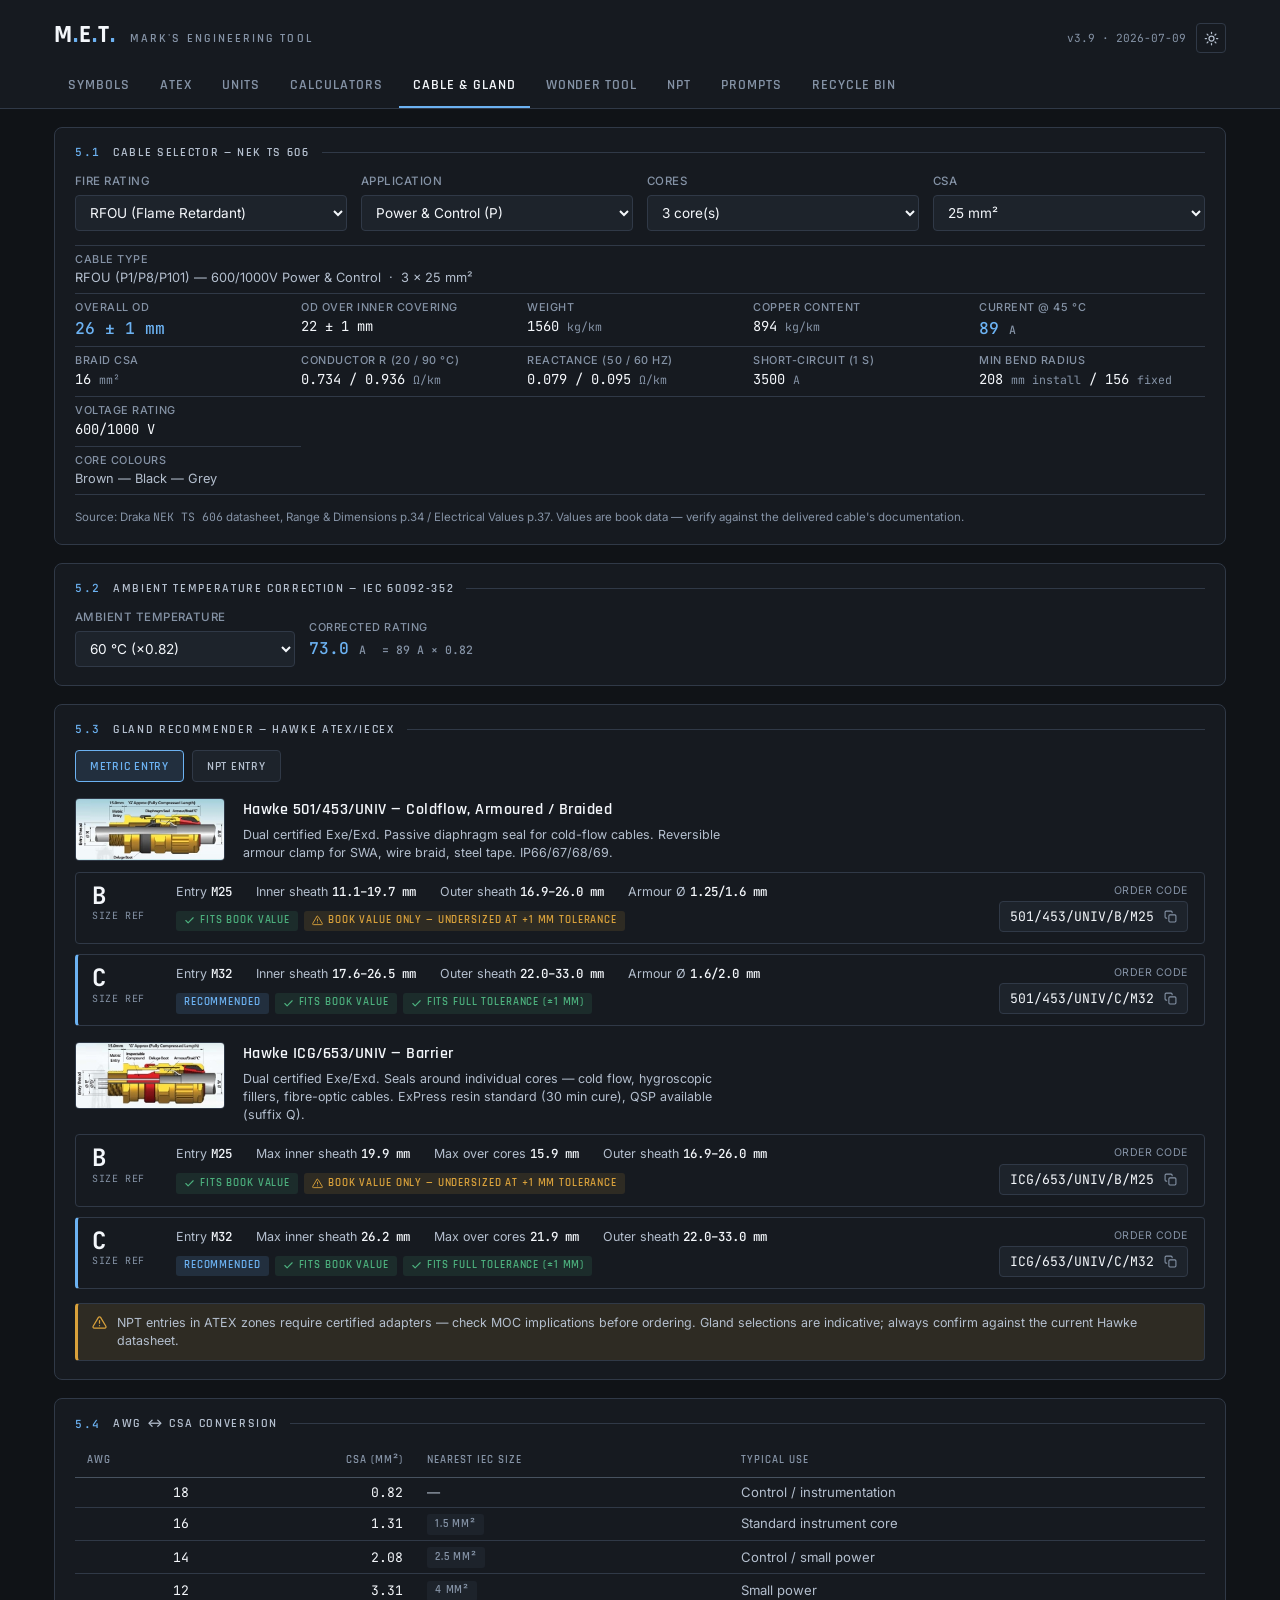
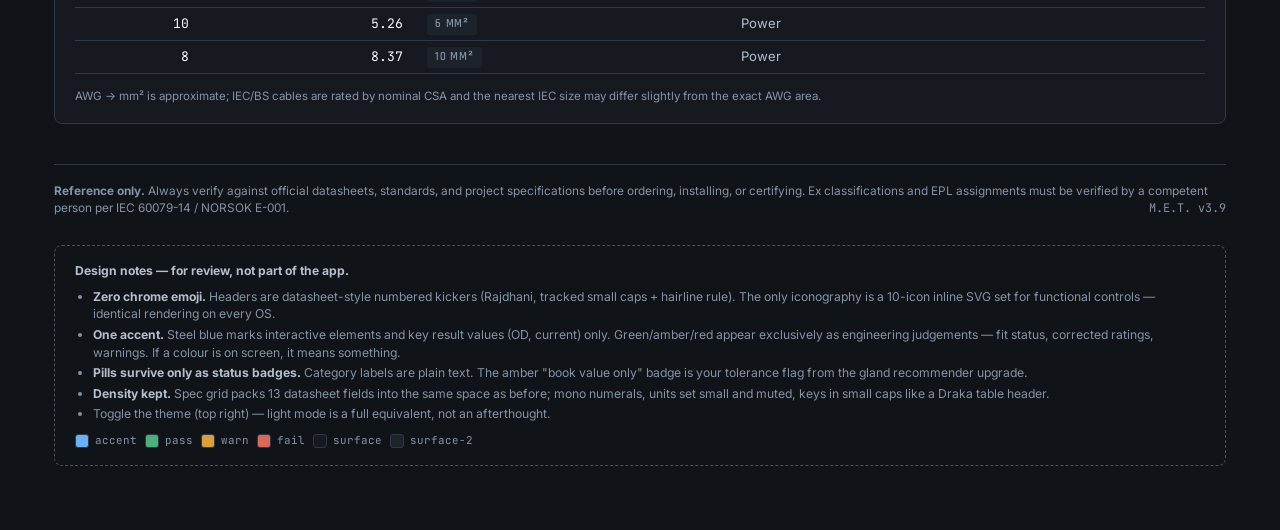
<file: design-preview.html>
<!DOCTYPE html>
<html lang="en">
<head>
<meta charset="UTF-8">
<meta name="viewport" content="width=device-width, initial-scale=1.0">
<title>M.E.T. — Design Preview — Cable &amp; Gland</title>
<style>
@import url('https://fonts.googleapis.com/css2?family=JetBrains+Mono:wght@400;500;700&family=Rajdhani:wght@500;600;700&family=Inter:wght@400;500;600&display=swap');

/* ══════════════════════════════════════════════════════════
   DESIGN TOKENS — "the datasheet, electrified"
   ══════════════════════════════════════════════════════════ */
:root {
  --bg:        #101317;
  --surface:   #161A20;
  --surface2:  #1D232B;
  --border:    #303947;
  --border2:   #47525F;

  --text:      #F4F7FB;
  --text2:     #B4BFCE;
  --text3:     #8593A6;

  --accent:       #6CB2F2;
  --accent-hover: #8FC5F8;
  --accent-ink:   #0F1216;   /* text on accent-filled surfaces */
  --accent-tint:  rgba(108,178,242,0.14);

  --pass:      #4CAF7D;
  --pass-tint: rgba(76,175,125,0.12);
  --warn:      #D9A13B;
  --warn-tint: rgba(217,161,59,0.12);
  --fail:      #D96A5B;
  --fail-tint: rgba(217,106,91,0.12);

  --body: 'Inter', system-ui, sans-serif;
  --head: 'Rajdhani', var(--body);
  --mono: 'JetBrains Mono', ui-monospace, monospace;

  --r-ctl: 4px;
  --r-card: 8px;
}
html[data-theme="light"] {
  --bg:        #F5F7FA;
  --surface:   #FFFFFF;
  --surface2:  #EDF1F5;
  --border:    #D5DCE4;
  --border2:   #B9C3CF;
  --text:      #1A2330;
  --text2:     #4A5568;
  --text3:     #7A8698;
  --accent:       #2E7CC0;
  --accent-hover: #1F659F;
  --accent-ink:   #FFFFFF;
  --accent-tint:  rgba(46,124,192,0.10);
  --pass:      #24774E;
  --pass-tint: rgba(36,119,78,0.10);
  --warn:      #96690F;
  --warn-tint: rgba(150,105,15,0.10);
  --fail:      #B33F31;
  --fail-tint: rgba(179,63,49,0.10);
}

* { box-sizing: border-box; margin: 0; padding: 0; }
body {
  background: var(--bg);
  color: var(--text);
  font-family: var(--body);
  font-size: 0.875rem;
  line-height: 1.45;
  padding-bottom: 64px;
}
.wrap { max-width: 1220px; margin: 0 auto; padding: 0 24px; }

/* ── App header ─────────────────────────────────────────── */
header.app {
  border-bottom: 1px solid var(--border);
  background: var(--surface);
}
.masthead {
  display: flex; align-items: baseline; gap: 14px;
  padding: 18px 0 0;
}
.brand {
  font-family: var(--head); font-weight: 700; font-size: 1.55rem;
  letter-spacing: 0.04em; color: var(--text);
}
.brand .dot { color: var(--accent); }
.wordmark {
  font-family: var(--head); font-weight: 600; font-size: 0.72rem;
  letter-spacing: 0.18em; text-transform: uppercase; color: var(--text3);
}
.mast-right { margin-left: auto; display: flex; align-items: center; gap: 10px; }
.ver {
  font-family: var(--mono); font-size: 0.7rem; color: var(--text3);
}
.iconbtn {
  display: inline-flex; align-items: center; justify-content: center;
  width: 30px; height: 30px; border-radius: var(--r-ctl);
  background: transparent; border: 1px solid var(--border);
  color: var(--text2); cursor: pointer;
}
.iconbtn:hover { color: var(--text); border-color: var(--border2); }
.iconbtn svg { width: 15px; height: 15px; }

/* ── Nav: typography-only tabs ──────────────────────────── */
nav.tabs {
  display: flex; gap: 2px; overflow-x: auto;
  margin-top: 14px;
}
nav.tabs a {
  font-family: var(--head); font-weight: 600; font-size: 0.86rem;
  letter-spacing: 0.07em; text-transform: uppercase;
  color: var(--text3); text-decoration: none;
  padding: 8px 14px 10px;
  border-bottom: 2px solid transparent;
  white-space: nowrap;
}
nav.tabs a:hover { color: var(--text2); }
nav.tabs a.active { color: var(--text); border-bottom-color: var(--accent); }

/* ── Section kicker (datasheet clause heading) ──────────── */
.kicker {
  display: flex; align-items: center; gap: 12px;
  font-family: var(--head); font-weight: 600; font-size: 0.74rem;
  letter-spacing: 0.14em; text-transform: uppercase; color: var(--text2);
  margin: 0 0 12px;
}
.kicker .n { color: var(--accent); font-family: var(--mono); font-size: 0.7rem; font-weight: 500; }
.kicker::after { content: ''; flex: 1; height: 1px; background: var(--border); }

/* ── Cards ──────────────────────────────────────────────── */
.card {
  background: var(--surface);
  border: 1px solid var(--border);
  border-radius: var(--r-card);
  padding: 16px 20px 18px;
  margin-top: 18px;
}

/* ── Form controls ──────────────────────────────────────── */
.fields { display: grid; grid-template-columns: repeat(4, 1fr); gap: 14px; }
@media (max-width: 760px) { .fields { grid-template-columns: repeat(2, 1fr); } }
@media (max-width: 430px) { .fields { grid-template-columns: 1fr; } }
label.fl {
  display: block;
  font-size: 0.72rem; font-weight: 500; letter-spacing: 0.04em;
  color: var(--text3); text-transform: uppercase;
  margin-bottom: 5px;
}
select, input[type="number"] {
  width: 100%;
  background: var(--surface2);
  border: 1px solid var(--border);
  border-radius: var(--r-ctl);
  color: var(--text);
  font-family: var(--body); font-size: 0.85rem;
  padding: 8px 10px;
}
select:focus, input:focus { outline: none; border-color: var(--accent); }

.btn {
  font-family: var(--head); font-weight: 600; font-size: 0.78rem;
  letter-spacing: 0.06em; text-transform: uppercase;
  background: var(--surface2); color: var(--text2);
  border: 1px solid var(--border); border-radius: var(--r-ctl);
  padding: 7px 14px; cursor: pointer;
}
.btn:hover { color: var(--text); border-color: var(--border2); }
.btn.active { background: var(--accent-tint); color: var(--accent); border-color: var(--accent); }
.btn.primary { background: var(--accent); color: var(--accent-ink); border-color: var(--accent); }
.btn.primary:hover { background: var(--accent-hover); border-color: var(--accent-hover); }

/* ── Definition grid (spec table look) ──────────────────── */
.spec {
  display: grid; grid-template-columns: repeat(auto-fill, minmax(210px, 1fr));
  border-top: 1px solid var(--border);
  margin-top: 14px;
}
.spec > div {
  padding: 6px 14px 6px 0;
  border-bottom: 1px solid var(--border);
}
.spec .k {
  font-size: 0.68rem; font-weight: 500; letter-spacing: 0.05em;
  text-transform: uppercase; color: var(--text3);
  margin-bottom: 1px;
}
.spec .v { font-family: var(--mono); font-size: 0.86rem; color: var(--text); }
.spec .v.hi { color: var(--accent); font-size: 1.02rem; font-weight: 500; }
.spec .v small { color: var(--text3); font-size: 0.72rem; }
.spec .full { grid-column: 1 / -1; }
.spec .v.plain { font-family: var(--body); font-size: 0.8rem; color: var(--text2); }

/* ── Status badges (the ONLY surviving pills) ───────────── */
.badge {
  display: inline-flex; align-items: center; gap: 5px;
  font-family: var(--head); font-weight: 600; font-size: 0.68rem;
  letter-spacing: 0.08em; text-transform: uppercase;
  padding: 2.5px 8px; border-radius: 3px;
}
.badge svg { width: 11px; height: 11px; }
.badge.pass { color: var(--pass); background: var(--pass-tint); }
.badge.warn { color: var(--warn); background: var(--warn-tint); }
.badge.fail { color: var(--fail); background: var(--fail-tint); }
.badge.rec  { color: var(--accent); background: var(--accent-tint); }
.badge.mut  { color: var(--text3); background: var(--surface2); }

/* ── Source note ────────────────────────────────────────── */
.source {
  margin-top: 14px;
  font-size: 0.72rem; color: var(--text3);
}
.source .mono { font-family: var(--mono); }

/* ── Gland family + size rows ───────────────────────────── */
.family { display: flex; gap: 18px; align-items: flex-start; margin-top: 16px; }
.family img {
  width: 150px; border-radius: var(--r-ctl);
  border: 1px solid var(--border); flex-shrink: 0;
}
.family h3 {
  font-family: var(--head); font-weight: 600; font-size: 1.02rem;
  letter-spacing: 0.03em;
}
.family p { font-size: 0.78rem; color: var(--text2); margin-top: 4px; max-width: 62ch; }
@media (max-width: 620px) { .family { flex-direction: column; } .family img { width: 120px; } }

.gsize {
  border: 1px solid var(--border);
  border-radius: var(--r-ctl);
  margin-top: 10px;
  padding: 10px 16px 11px;
  display: grid;
  grid-template-columns: 64px 1fr auto;
  gap: 3px 20px;
  align-items: start;
}
.gsize.rec { border-left: 3px solid var(--accent); padding-left: 14px; }
.gsize .sizeref {
  font-family: var(--mono); font-size: 1.5rem; font-weight: 700;
  color: var(--text); line-height: 1.1; grid-row: span 2;
}
.gsize .sizeref small { display: block; font-size: 0.62rem; font-weight: 400; color: var(--text3); letter-spacing: 0.06em; text-transform: uppercase; margin-top: 2px; }
.gsize .meta { display: flex; flex-wrap: wrap; gap: 4px 24px; }
.gsize .meta span { font-size: 0.78rem; color: var(--text2); }
.gsize .meta span b { font-family: var(--mono); font-weight: 500; color: var(--text); }
.gsize .fit { display: flex; gap: 6px; flex-wrap: wrap; align-items: center; margin-top: 6px; grid-column: 2; }
.gsize .code {
  grid-column: 3; grid-row: 1 / span 2; justify-self: end; text-align: right;
}
.gsize .code .k { font-size: 0.66rem; letter-spacing: 0.05em; text-transform: uppercase; color: var(--text3); margin-bottom: 3px; }
.gsize .code .oc {
  display: inline-flex; align-items: center; gap: 8px;
  font-family: var(--mono); font-size: 0.82rem; color: var(--text);
  background: var(--surface2); border: 1px solid var(--border);
  border-radius: var(--r-ctl); padding: 5px 8px 5px 10px;
}
.copy {
  display: inline-flex; background: none; border: none; cursor: pointer;
  color: var(--text3); padding: 2px;
}
.copy:hover { color: var(--accent); }
.copy svg { width: 13px; height: 13px; }
@media (max-width: 720px) {
  .gsize { grid-template-columns: 52px 1fr; }
  .gsize .code { grid-column: 1 / -1; grid-row: auto; justify-self: start; text-align: left; margin-top: 8px; }
}

/* ── Data table (datasheet treatment) ───────────────────── */
.tblwrap { overflow-x: auto; margin-top: 4px; }
table.data { width: 100%; border-collapse: collapse; }
table.data th {
  font-family: var(--head); font-weight: 600; font-size: 0.7rem;
  letter-spacing: 0.09em; text-transform: uppercase; color: var(--text3);
  text-align: left; padding: 8px 12px;
  border-bottom: 1px solid var(--border2);
}
table.data th.num, table.data td.num { text-align: right; }
table.data td {
  padding: 5px 12px;
  border-bottom: 1px solid var(--border);
  font-size: 0.82rem; color: var(--text2);
}
table.data td.num { font-family: var(--mono); color: var(--text); }
table.data tr:hover td { background: var(--surface2); }

/* ── Callout / notice ───────────────────────────────────── */
.notice {
  display: flex; gap: 10px; align-items: flex-start;
  border: 1px solid var(--border);
  border-left: 3px solid var(--warn);
  border-radius: var(--r-ctl);
  background: var(--warn-tint);
  padding: 10px 14px;
  font-size: 0.78rem; color: var(--text2);
  margin-top: 14px;
}
.notice svg { width: 15px; height: 15px; color: var(--warn); flex-shrink: 0; margin-top: 1px; }

/* ── Footer / disclaimer ────────────────────────────────── */
footer.site {
  margin-top: 40px; padding-top: 18px;
  border-top: 1px solid var(--border);
  font-size: 0.74rem; color: var(--text3);
}
footer.site .mono { font-family: var(--mono); }

/* ── Design-notes strip (preview only) ──────────────────── */
.dnotes {
  margin-top: 28px; padding: 16px 20px;
  border: 1px dashed var(--border2); border-radius: var(--r-card);
  font-size: 0.76rem; color: var(--text3);
}
.dnotes b { color: var(--text2); }
.dnotes ul { margin: 8px 0 0 18px; }
.dnotes li { margin-top: 3px; }
.swatches { display: flex; gap: 8px; margin-top: 10px; flex-wrap: wrap; }
.sw { display: flex; align-items: center; gap: 6px; font-family: var(--mono); font-size: 0.68rem; }
.sw i { width: 14px; height: 14px; border-radius: 3px; display: inline-block; border: 1px solid var(--border); }
</style>
</head>
<body>

<!-- SVG sprite: the complete functional icon set (10) — the ONLY iconography in the app -->
<svg xmlns="http://www.w3.org/2000/svg" style="display:none">
  <symbol id="i-copy" viewBox="0 0 24 24" fill="none" stroke="currentColor" stroke-width="2" stroke-linecap="round" stroke-linejoin="round"><rect x="9" y="9" width="13" height="13" rx="2"/><path d="M5 15H4a2 2 0 0 1-2-2V4a2 2 0 0 1 2-2h9a2 2 0 0 1 2 2v1"/></symbol>
  <symbol id="i-check" viewBox="0 0 24 24" fill="none" stroke="currentColor" stroke-width="2.5" stroke-linecap="round" stroke-linejoin="round"><polyline points="20 6 9 17 4 12"/></symbol>
  <symbol id="i-warn" viewBox="0 0 24 24" fill="none" stroke="currentColor" stroke-width="2" stroke-linecap="round" stroke-linejoin="round"><path d="M10.29 3.86 1.82 18a2 2 0 0 0 1.71 3h16.94a2 2 0 0 0 1.71-3L13.71 3.86a2 2 0 0 0-3.42 0z"/><line x1="12" y1="9" x2="12" y2="13"/><line x1="12" y1="17" x2="12.01" y2="17"/></symbol>
  <symbol id="i-x" viewBox="0 0 24 24" fill="none" stroke="currentColor" stroke-width="2" stroke-linecap="round"><line x1="18" y1="6" x2="6" y2="18"/><line x1="6" y1="6" x2="18" y2="18"/></symbol>
  <symbol id="i-grip" viewBox="0 0 24 24" fill="currentColor"><circle cx="9" cy="6" r="1.5"/><circle cx="15" cy="6" r="1.5"/><circle cx="9" cy="12" r="1.5"/><circle cx="15" cy="12" r="1.5"/><circle cx="9" cy="18" r="1.5"/><circle cx="15" cy="18" r="1.5"/></symbol>
  <symbol id="i-chev" viewBox="0 0 24 24" fill="none" stroke="currentColor" stroke-width="2" stroke-linecap="round" stroke-linejoin="round"><polyline points="6 9 12 15 18 9"/></symbol>
  <symbol id="i-search" viewBox="0 0 24 24" fill="none" stroke="currentColor" stroke-width="2" stroke-linecap="round"><circle cx="11" cy="11" r="7"/><line x1="21" y1="21" x2="16.5" y2="16.5"/></symbol>
  <symbol id="i-sun" viewBox="0 0 24 24" fill="none" stroke="currentColor" stroke-width="2" stroke-linecap="round"><circle cx="12" cy="12" r="4"/><path d="M12 2v2M12 20v2M4.93 4.93l1.41 1.41M17.66 17.66l1.41 1.41M2 12h2M20 12h2M4.93 19.07l1.41-1.41M17.66 6.34l1.41-1.41"/></symbol>
  <symbol id="i-moon" viewBox="0 0 24 24" fill="none" stroke="currentColor" stroke-width="2" stroke-linecap="round" stroke-linejoin="round"><path d="M21 12.79A9 9 0 1 1 11.21 3 7 7 0 0 0 21 12.79z"/></symbol>
  <symbol id="i-plus" viewBox="0 0 24 24" fill="none" stroke="currentColor" stroke-width="2" stroke-linecap="round"><line x1="12" y1="5" x2="12" y2="19"/><line x1="5" y1="12" x2="19" y2="12"/></symbol>
</svg>

<header class="app">
  <div class="wrap">
    <div class="masthead">
      <div class="brand">M<span class="dot">.</span>E<span class="dot">.</span>T<span class="dot">.</span></div>
      <div class="wordmark">Mark's Engineering Tool</div>
      <div class="mast-right">
        <span class="ver">v3.9 · 2026-07-09</span>
        <button class="iconbtn" id="themeBtn" title="Toggle theme" aria-label="Toggle light/dark theme">
          <svg id="themeIcon"><use href="#i-sun"/></svg>
        </button>
      </div>
    </div>
    <nav class="tabs" role="tablist" aria-label="Main sections">
      <a href="#" role="tab" aria-selected="false">Symbols</a>
      <a href="#" role="tab" aria-selected="false">ATEX</a>
      <a href="#" role="tab" aria-selected="false">Units</a>
      <a href="#" role="tab" aria-selected="false">Calculators</a>
      <a href="#" role="tab" aria-selected="true" class="active">Cable &amp; Gland</a>
      <a href="#" role="tab" aria-selected="false">Wonder Tool</a>
      <a href="#" role="tab" aria-selected="false">NPT</a>
      <a href="#" role="tab" aria-selected="false">Prompts</a>
      <a href="#" role="tab" aria-selected="false">Recycle Bin</a>
    </nav>
  </div>
</header>

<main class="wrap">

  <!-- ── Cable selector ─────────────────────────────────── -->
  <section class="card">
    <h2 class="kicker"><span class="n">5.1</span> Cable Selector — NEK TS 606</h2>

    <div class="fields">
      <div>
        <label class="fl" for="p-rating">Fire Rating</label>
        <select id="p-rating"><option>RFOU (Flame Retardant)</option><option>BFOU (Fire Resistant)</option></select>
      </div>
      <div>
        <label class="fl" for="p-app">Application</label>
        <select id="p-app"><option>Power &amp; Control (P)</option><option>Instrument, Ind. Screened (I)</option><option>Instrument, Coll. Screened (C)</option><option>Earth (UX P15)</option></select>
      </div>
      <div>
        <label class="fl" for="p-cores">Cores</label>
        <select id="p-cores"><option>3 core(s)</option><option>3G (earth core)</option><option>4 core(s)</option></select>
      </div>
      <div>
        <label class="fl" for="p-csa">CSA</label>
        <select id="p-csa"><option>25 mm²</option><option>35 mm²</option><option>50 mm²</option></select>
      </div>
    </div>

    <div class="spec">
      <div class="full">
        <div class="k">Cable Type</div>
        <div class="v plain">RFOU (P1/P8/P101) — 600/1000V Power &amp; Control &nbsp;·&nbsp; 3 × 25 mm²</div>
      </div>
      <div><div class="k">Overall OD</div><div class="v hi">26 ± 1 mm</div></div>
      <div><div class="k">OD over inner covering</div><div class="v">22 ± 1 mm</div></div>
      <div><div class="k">Weight</div><div class="v">1560 <small>kg/km</small></div></div>
      <div><div class="k">Copper content</div><div class="v">894 <small>kg/km</small></div></div>
      <div><div class="k">Current @ 45 °C</div><div class="v hi">89 <small>A</small></div></div>
      <div><div class="k">Braid CSA</div><div class="v">16 <small>mm²</small></div></div>
      <div><div class="k">Conductor R (20 / 90 °C)</div><div class="v">0.734 / 0.936 <small>Ω/km</small></div></div>
      <div><div class="k">Reactance (50 / 60 Hz)</div><div class="v">0.079 / 0.095 <small>Ω/km</small></div></div>
      <div><div class="k">Short-circuit (1 s)</div><div class="v">3500 <small>A</small></div></div>
      <div><div class="k">Min bend radius</div><div class="v">208 <small>mm install</small> / 156 <small>fixed</small></div></div>
      <div><div class="k">Voltage rating</div><div class="v">600/1000 V</div></div>
      <div class="full"><div class="k">Core colours</div><div class="v plain">Brown — Black — Grey</div></div>
    </div>

    <div class="source">Source: Draka <span class="mono">NEK TS 606</span> datasheet, Range &amp; Dimensions p.34 / Electrical Values p.37. Values are book data — verify against the delivered cable's documentation.</div>
  </section>

  <!-- ── Temp correction ────────────────────────────────── -->
  <section class="card">
    <h2 class="kicker"><span class="n">5.2</span> Ambient Temperature Correction — IEC 60092-352</h2>
    <div class="fields" style="grid-template-columns: 220px 1fr">
      <div>
        <label class="fl" for="p-amb">Ambient Temperature</label>
        <select id="p-amb"><option>45 °C (×1.00) — base</option><option selected>60 °C (×0.82)</option><option>70 °C (×0.67)</option></select>
      </div>
      <div style="align-self:end">
        <div class="spec" style="margin-top:0;border-top:none">
          <div style="border-bottom:none"><div class="k">Corrected rating</div><div class="v hi">73.0 <small>A</small> <small style="margin-left:6px">= 89 A × 0.82</small></div></div>
        </div>
      </div>
    </div>
  </section>

  <!-- ── Gland recommender ──────────────────────────────── -->
  <section class="card">
    <h2 class="kicker"><span class="n">5.3</span> Gland Recommender — Hawke ATEX/IECEx</h2>

    <div style="display:flex;gap:8px">
      <button class="btn active">Metric Entry</button>
      <button class="btn">NPT Entry</button>
    </div>

    <!-- Family: 501/453 -->
    <div class="family">
      <img src="jpg/501-453.jpg" alt="Hawke 501/453/UNIV cable gland cross-section">
      <div>
        <h3>Hawke 501/453/UNIV — Coldflow, Armoured / Braided</h3>
        <p>Dual certified Exe/Exd. Passive diaphragm seal for cold-flow cables. Reversible armour clamp for SWA, wire braid, steel tape. IP66/67/68/69.</p>
      </div>
    </div>

    <div class="gsize">
      <div class="sizeref">B<small>Size ref</small></div>
      <div class="meta">
        <span>Entry <b>M25</b></span>
        <span>Inner sheath <b>11.1–19.7 mm</b></span>
        <span>Outer sheath <b>16.9–26.0 mm</b></span>
        <span>Armour Ø <b>1.25/1.6 mm</b></span>
      </div>
      <div class="fit">
        <span class="badge pass"><svg><use href="#i-check"/></svg>Fits book value</span>
        <span class="badge warn"><svg><use href="#i-warn"/></svg>Book value only — undersized at +1 mm tolerance</span>
      </div>
      <div class="code">
        <div class="k">Order code</div>
        <span class="oc">501/453/UNIV/B/M25 <button class="copy" title="Copy order code" aria-label="Copy order code"><svg><use href="#i-copy"/></svg></button></span>
      </div>
    </div>

    <div class="gsize rec">
      <div class="sizeref">C<small>Size ref</small></div>
      <div class="meta">
        <span>Entry <b>M32</b></span>
        <span>Inner sheath <b>17.6–26.5 mm</b></span>
        <span>Outer sheath <b>22.0–33.0 mm</b></span>
        <span>Armour Ø <b>1.6/2.0 mm</b></span>
      </div>
      <div class="fit">
        <span class="badge rec">Recommended</span>
        <span class="badge pass"><svg><use href="#i-check"/></svg>Fits book value</span>
        <span class="badge pass"><svg><use href="#i-check"/></svg>Fits full tolerance (±1 mm)</span>
      </div>
      <div class="code">
        <div class="k">Order code</div>
        <span class="oc">501/453/UNIV/C/M32 <button class="copy" title="Copy order code" aria-label="Copy order code"><svg><use href="#i-copy"/></svg></button></span>
      </div>
    </div>

    <!-- Family: ICG/653 -->
    <div class="family">
      <img src="jpg/icg653.jpg" alt="Hawke ICG/653/UNIV barrier gland cross-section">
      <div>
        <h3>Hawke ICG/653/UNIV — Barrier</h3>
        <p>Dual certified Exe/Exd. Seals around individual cores — cold flow, hygroscopic fillers, fibre-optic cables. ExPress resin standard (30 min cure), QSP available (suffix Q).</p>
      </div>
    </div>

    <div class="gsize">
      <div class="sizeref">B<small>Size ref</small></div>
      <div class="meta">
        <span>Entry <b>M25</b></span>
        <span>Max inner sheath <b>19.9 mm</b></span>
        <span>Max over cores <b>15.9 mm</b></span>
        <span>Outer sheath <b>16.9–26.0 mm</b></span>
      </div>
      <div class="fit">
        <span class="badge pass"><svg><use href="#i-check"/></svg>Fits book value</span>
        <span class="badge warn"><svg><use href="#i-warn"/></svg>Book value only — undersized at +1 mm tolerance</span>
      </div>
      <div class="code">
        <div class="k">Order code</div>
        <span class="oc">ICG/653/UNIV/B/M25 <button class="copy" title="Copy order code" aria-label="Copy order code"><svg><use href="#i-copy"/></svg></button></span>
      </div>
    </div>

    <div class="gsize rec">
      <div class="sizeref">C<small>Size ref</small></div>
      <div class="meta">
        <span>Entry <b>M32</b></span>
        <span>Max inner sheath <b>26.2 mm</b></span>
        <span>Max over cores <b>21.9 mm</b></span>
        <span>Outer sheath <b>22.0–33.0 mm</b></span>
      </div>
      <div class="fit">
        <span class="badge rec">Recommended</span>
        <span class="badge pass"><svg><use href="#i-check"/></svg>Fits book value</span>
        <span class="badge pass"><svg><use href="#i-check"/></svg>Fits full tolerance (±1 mm)</span>
      </div>
      <div class="code">
        <div class="k">Order code</div>
        <span class="oc">ICG/653/UNIV/C/M32 <button class="copy" title="Copy order code" aria-label="Copy order code"><svg><use href="#i-copy"/></svg></button></span>
      </div>
    </div>

    <div class="notice">
      <svg><use href="#i-warn"/></svg>
      <span>NPT entries in ATEX zones require certified adapters — check MOC implications before ordering. Gland selections are indicative; always confirm against the current Hawke datasheet.</span>
    </div>
  </section>

  <!-- ── AWG table ──────────────────────────────────────── -->
  <section class="card">
    <h2 class="kicker"><span class="n">5.4</span> AWG ↔ CSA Conversion</h2>
    <div class="tblwrap">
      <table class="data">
        <thead>
          <tr><th>AWG</th><th class="num">CSA (mm²)</th><th>Nearest IEC size</th><th>Typical use</th></tr>
        </thead>
        <tbody>
          <tr><td class="num">18</td><td class="num">0.82</td><td>—</td><td>Control / instrumentation</td></tr>
          <tr><td class="num">16</td><td class="num">1.31</td><td><span class="badge mut">1.5 mm²</span></td><td>Standard instrument core</td></tr>
          <tr><td class="num">14</td><td class="num">2.08</td><td><span class="badge mut">2.5 mm²</span></td><td>Control / small power</td></tr>
          <tr><td class="num">12</td><td class="num">3.31</td><td><span class="badge mut">4 mm²</span></td><td>Small power</td></tr>
          <tr><td class="num">10</td><td class="num">5.26</td><td><span class="badge mut">6 mm²</span></td><td>Power</td></tr>
          <tr><td class="num">8</td><td class="num">8.37</td><td><span class="badge mut">10 mm²</span></td><td>Power</td></tr>
        </tbody>
      </table>
    </div>
    <div class="source">AWG → mm² is approximate; IEC/BS cables are rated by nominal CSA and the nearest IEC size may differ slightly from the exact AWG area.</div>
  </section>

  <!-- ── Disclaimer (kept, per CLAUDE.md) ───────────────── -->
  <footer class="site">
    <strong>Reference only.</strong> Always verify against official datasheets, standards, and project specifications before ordering, installing, or certifying.
    Ex classifications and EPL assignments must be verified by a competent person per IEC 60079-14 / NORSOK E-001.
    <span class="mono" style="float:right">M.E.T. v3.9</span>
  </footer>

  <!-- ── Design notes (this preview only — deleted at rollout) ── -->
  <div class="dnotes">
    <b>Design notes — for review, not part of the app.</b>
    <ul>
      <li><b>Zero chrome emoji.</b> Headers are datasheet-style numbered kickers (Rajdhani, tracked small caps + hairline rule). The only iconography is a 10-icon inline SVG set for functional controls — identical rendering on every OS.</li>
      <li><b>One accent.</b> Steel blue marks interactive elements and key result values (OD, current) only. Green/amber/red appear exclusively as engineering judgements — fit status, corrected ratings, warnings. If a colour is on screen, it means something.</li>
      <li><b>Pills survive only as status badges.</b> Category labels are plain text. The amber "book value only" badge is your tolerance flag from the gland recommender upgrade.</li>
      <li><b>Density kept.</b> Spec grid packs 13 datasheet fields into the same space as before; mono numerals, units set small and muted, keys in small caps like a Draka table header.</li>
      <li>Toggle the theme (top right) — light mode is a full equivalent, not an afterthought.</li>
    </ul>
    <div class="swatches">
      <span class="sw"><i style="background:#6CB2F2"></i>accent</span>
      <span class="sw"><i style="background:#4CAF7D"></i>pass</span>
      <span class="sw"><i style="background:#D9A13B"></i>warn</span>
      <span class="sw"><i style="background:#D96A5B"></i>fail</span>
      <span class="sw"><i style="background:#161A20"></i>surface</span>
      <span class="sw"><i style="background:#1D232B"></i>surface-2</span>
    </div>
  </div>

</main>

<script>
const btn = document.getElementById('themeBtn');
const icon = document.getElementById('themeIcon').querySelector('use');
btn.addEventListener('click', () => {
  const root = document.documentElement;
  const light = root.getAttribute('data-theme') === 'light';
  root.setAttribute('data-theme', light ? 'dark' : 'light');
  icon.setAttribute('href', light ? '#i-sun' : '#i-moon');
});
</script>
</body>
</html>
</file>
